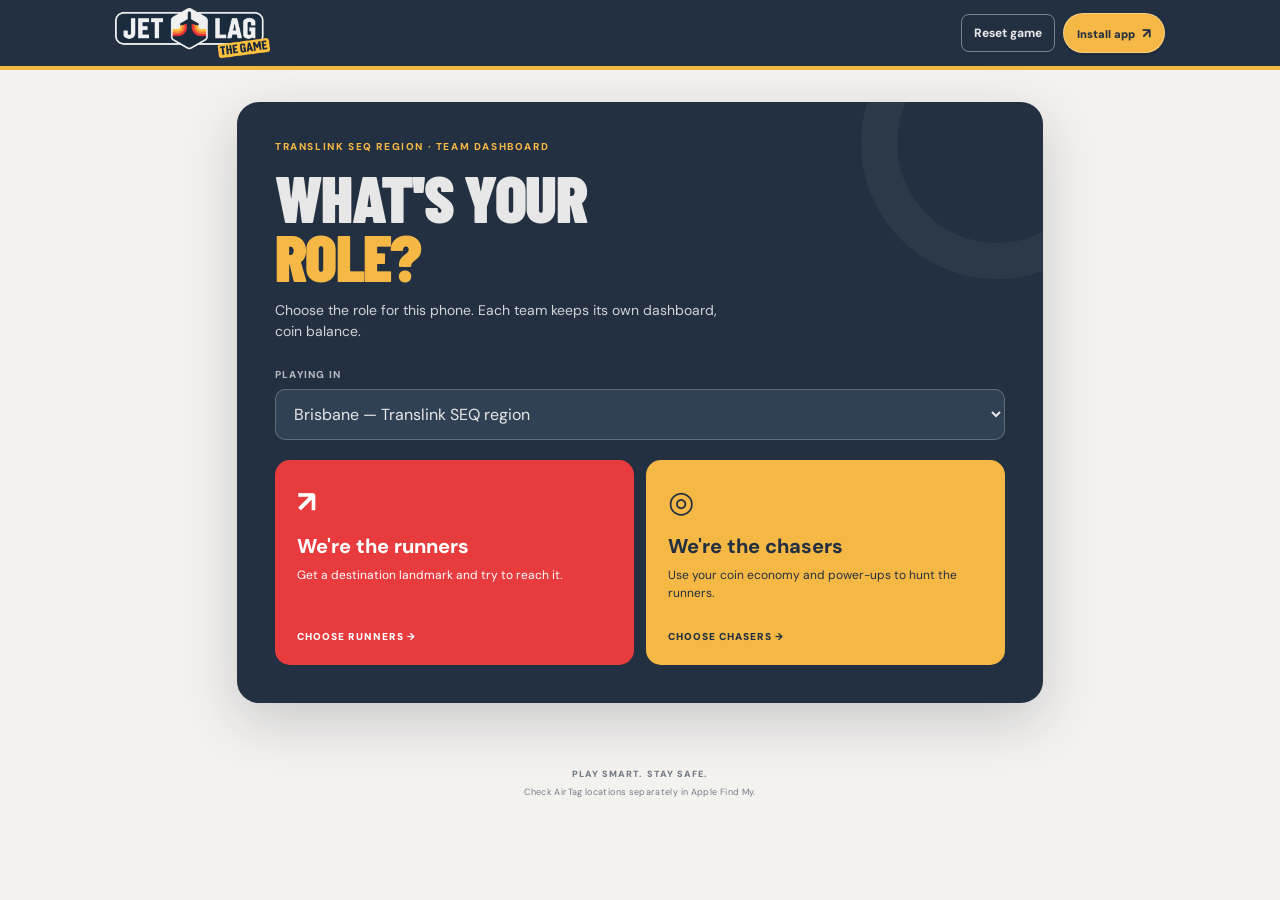
<file: index.html>
<!doctype html>
<html lang="en">
<head>
  <meta charset="utf-8">
  <meta name="viewport" content="width=device-width, initial-scale=1, viewport-fit=cover">
  <meta name="theme-color" content="#233041">
  <meta name="mobile-web-app-capable" content="yes">
  <meta name="apple-mobile-web-app-capable" content="yes">
  <meta name="apple-mobile-web-app-status-bar-style" content="black-translucent">
  <meta name="apple-mobile-web-app-title" content="Jet Lag Game">
  <meta name="description" content="Jet Lag: The Game — your team's travel strategy dashboard.">
  <title>JET LAG: THE GAME</title>
  <link rel="manifest" href="./manifest.webmanifest">
  <link rel="icon" type="image/jpeg" href="./jetlag_favicon.jpg">
  <link rel="icon" type="image/png" sizes="192x192" href="./icons/icon-192.png">
  <link rel="apple-touch-icon" href="./icons/icon-192.png">
  <link rel="stylesheet" href="./styles.css">
  <script src="./challenges.js" defer></script>
  <script src="./app.js" defer></script>
</head>
<body>
  <header class="topbar">
    <a class="brand" href="./" aria-label="Jet Lag: The Game home"><img class="brand-logo" src="./jetlag.png" alt="Jet Lag: The Game"></a>
    <div class="header-actions">
      <button id="resetGameButton" class="reset-game-button" type="button" aria-label="Reset game">Reset game</button>
      <button id="installButton" class="install-button" type="button" aria-label="Install Jet Lag: The Game">Install app <span aria-hidden="true">↗</span></button>
    </div>
  </header>
  <main id="app" class="shell"><div class="loading">Loading your game…</div></main>
  <div id="modalRoot"></div>
  <div id="toast" role="status" aria-live="polite"></div>
  <footer><span>PLAY SMART. STAY SAFE.</span><span>Check AirTag locations separately in Apple Find My.</span></footer>
</body>
</html>
</file>
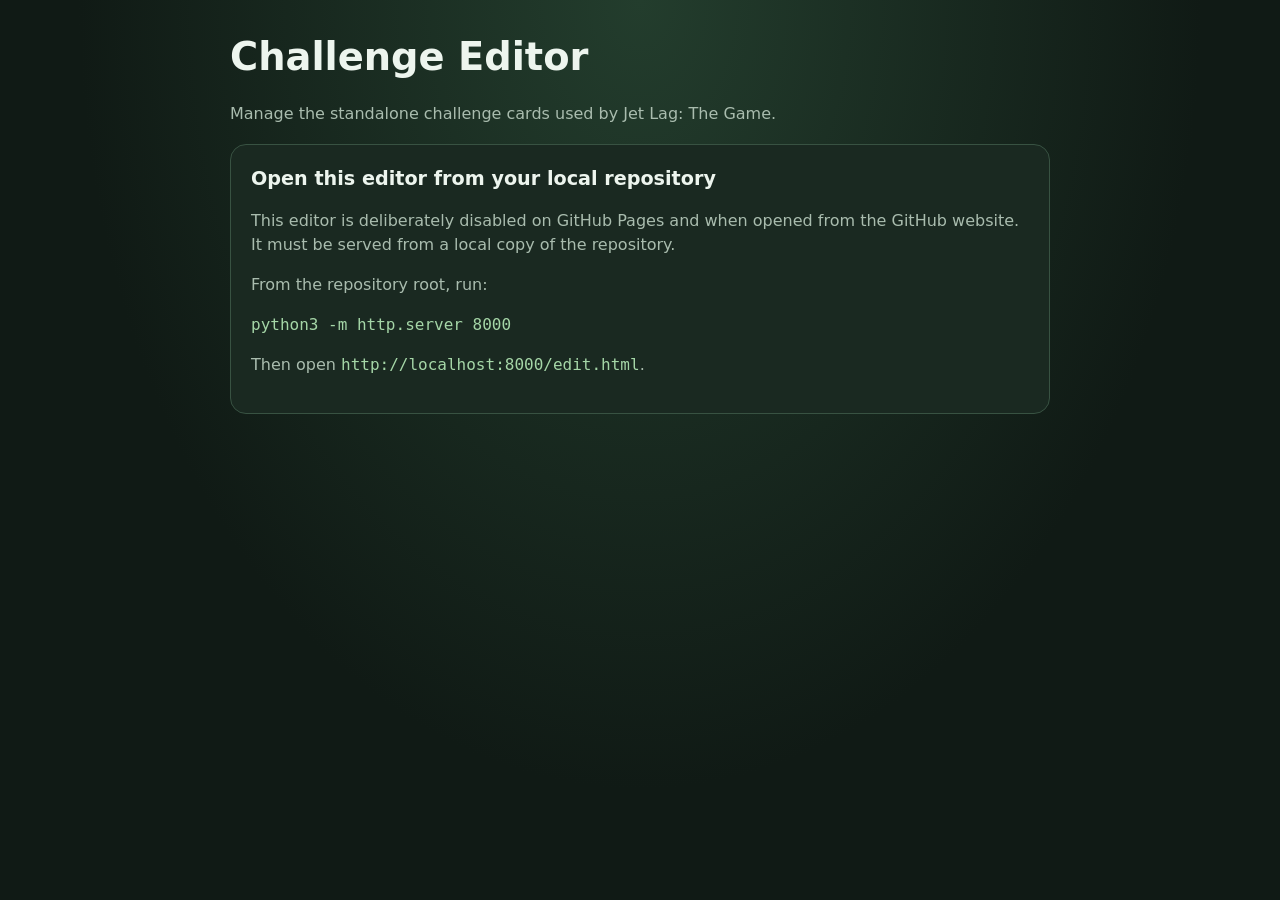
<file: edit.html>
<!doctype html>
<html lang="en">
<head>
<meta charset="utf-8">
<meta name="viewport" content="width=device-width, initial-scale=1">
<meta name="theme-color" content="#14251d">
<title>Jet Lag — Challenge Editor</title>
<style>
:root{color-scheme:dark;--bg:#101a15;--panel:#1a2921;--panel2:#22352a;--text:#edf5ee;--muted:#a9bcae;--accent:#a5d6a7;--line:#385242;--danger:#ffb4a9}
*{box-sizing:border-box}body{margin:0;min-height:100vh;padding:28px 16px 56px;background:radial-gradient(ellipse at top,#233d2d,var(--bg) 62%);color:var(--text);font:16px/1.5 system-ui,sans-serif}
main{width:min(820px,100%);margin:0 auto}h1{margin:0 0 6px;font-size:clamp(1.7rem,5vw,2.4rem)}h2{margin:0 0 14px;font-size:1.2rem}p{color:var(--muted)}
.panel{background:var(--panel);border:1px solid var(--line);border-radius:16px;padding:20px;margin:18px 0}
.notice{border-left:4px solid var(--accent);padding:12px 14px;background:#203329;border-radius:8px;color:var(--text)}
label{display:block;font-weight:650;margin:13px 0 6px}input,textarea{width:100%;padding:12px;border-radius:9px;border:1px solid var(--line);background:#0e1712;color:var(--text);font:inherit}
textarea{min-height:115px;resize:vertical}.grid{display:grid;grid-template-columns:1fr 180px;gap:12px}
button{border:0;border-radius:10px;padding:12px 16px;font:inherit;font-weight:700;cursor:pointer;background:var(--accent);color:#102016}
button.secondary{background:var(--panel2);border:1px solid var(--line);color:var(--text)}button.danger{background:transparent;border:1px solid #9b5149;color:var(--danger)}
button:disabled{opacity:.45;cursor:not-allowed}.actions{display:flex;gap:10px;flex-wrap:wrap;margin-top:16px}.status{min-height:1.5em;color:var(--accent);margin-top:12px}.error{color:var(--danger)}
.challenge{border:1px solid var(--line);background:#142119;padding:14px;border-radius:12px;margin:10px 0}.challenge strong{display:block}.challenge small{color:var(--muted)}.challenge p{white-space:pre-wrap;margin:8px 0}
code{color:var(--accent);overflow-wrap:anywhere}@media(max-width:560px){.grid{grid-template-columns:1fr}.panel{padding:16px}}
</style>
</head>
<body>
<main>
<h1>Challenge Editor</h1><p>Manage the standalone challenge cards used by Jet Lag: The Game.</p>
<section id="blocked" class="panel" hidden>
<h2>Open this editor from your local repository</h2>
<p>This editor is deliberately disabled on GitHub Pages and when opened from the GitHub website. It must be served from a local copy of the repository.</p>
<p>From the repository root, run:</p><p><code>python3 -m http.server 8000</code></p>
<p>Then open <code>http://localhost:8000/edit.html</code>.</p>
</section>
<div id="editor" hidden>
<div class="notice">Local-only editor. When you finish, download the updated <code>challenges.js</code> and replace the existing file in your repository. The browser cannot silently overwrite repository files.</div>
<section class="panel">
<h2 id="form-title">Add a challenge</h2>
<form id="challenge-form">
<label for="title">Challenge title</label><input id="title" maxlength="100" required placeholder="e.g. Find a hidden detail">
<label for="category">Category</label><input id="category" maxlength="60" required placeholder="e.g. Exploration">
<label for="instructions">Instructions</label><textarea id="instructions" maxlength="2000" required placeholder="Explain exactly what the player must do..."></textarea>
<div class="grid"><div><label for="reward">Coin reward</label><input id="reward" type="number" min="0" step="1" required value="100"></div>
<div style="align-self:end"><button id="save-button" type="submit" style="width:100%">Add challenge</button></div></div>
<div class="actions"><button id="cancel-edit" class="secondary" type="button" hidden>Cancel edit</button></div>
</form><div id="status" class="status" role="status" aria-live="polite"></div>
</section>
<section class="panel"><h2>Challenges (<span id="count">0</span>)</h2>
<p>Edit or remove existing cards. Download the updated file to save your changes.</p>
<div class="actions"><button id="download" type="button">Download challenges.js</button><button id="reload" type="button" class="secondary">Reload from repository</button></div>
<div id="challenge-list"></div></section>
</div>
</main>
<script>
(() => {
  // Only enable on a local HTTP server. GitHub Pages and github.com are blocked.
  const host = location.hostname.toLowerCase();
  const localHost = host === "localhost" || host === "127.0.0.1" || host === "::1";
  const servedOverHttp = location.protocol === "http:" || location.protocol === "https:";
  if (!localHost || !servedOverHttp) {
    document.getElementById("blocked").hidden = false;
    return;
  }
  document.getElementById("editor").hidden = false;
  const form = document.getElementById("challenge-form");
  const titleInput = document.getElementById("title");
  const categoryInput = document.getElementById("category");
  const instructionsInput = document.getElementById("instructions");
  const rewardInput = document.getElementById("reward");
  const list = document.getElementById("challenge-list");
  const status = document.getElementById("status");
  const count = document.getElementById("count");
  let challenges = [], editingIndex = -1;

  function setStatus(message, error=false) {
    status.textContent = message;
    status.classList.toggle("error", error);
  }
  function serialize() {
    const rows = challenges.map(c => `  [${JSON.stringify(c[0])}, ${JSON.stringify(c[1])}, ${JSON.stringify(c[2])}, ${Number(c[3])}]`);
    return `// Standalone challenge cards for Jet Lag: The Game.\n// Add a new card by adding one row in this format:\n// ["Challenge title", "Category", "Instructions", coinReward]\nwindow.JETLAG_CHALLENGES = [\n${rows.join(",\n")}\n];\n`;
  }
  function resetForm() {
    form.reset(); rewardInput.value = "100"; editingIndex = -1;
    document.getElementById("form-title").textContent = "Add a challenge";
    document.getElementById("save-button").textContent = "Add challenge";
    document.getElementById("cancel-edit").hidden = true;
  }
  function beginEdit(i) {
    const c = challenges[i]; editingIndex = i;
    titleInput.value = c[0]; categoryInput.value = c[1]; instructionsInput.value = c[2]; rewardInput.value = String(c[3]);
    document.getElementById("form-title").textContent = "Edit challenge";
    document.getElementById("save-button").textContent = "Save changes";
    document.getElementById("cancel-edit").hidden = false; titleInput.focus();
    setStatus(`Editing challenge ${i+1}.`);
  }
  function render() {
    count.textContent = String(challenges.length); list.replaceChildren();
    if (!challenges.length) { const p=document.createElement("p"); p.textContent="No challenges yet. Add your first card above."; list.append(p); return; }
    challenges.forEach((c,i) => {
      const article=document.createElement("article"); article.className="challenge";
      const h=document.createElement("strong"); h.textContent=`${i+1}. ${c[0]}`;
      const meta=document.createElement("small"); meta.textContent=`${c[1]} · ${c[3]} coins`;
      const desc=document.createElement("p"); desc.textContent=c[2];
      const actions=document.createElement("div"); actions.className="actions";
      const edit=document.createElement("button"); edit.type="button"; edit.className="secondary"; edit.textContent="Edit"; edit.addEventListener("click",()=>beginEdit(i));
      const remove=document.createElement("button"); remove.type="button"; remove.className="danger"; remove.textContent="Remove";
      remove.addEventListener("click",()=>{if(!confirm(`Remove “${c[0]}”?`))return;challenges.splice(i,1);if(editingIndex===i)resetForm();else if(editingIndex>i)editingIndex--;render();setStatus("Challenge removed. Download challenges.js to save.");});
      actions.append(edit,remove); article.append(h,meta,desc,actions); list.append(article);
    });
  }
  form.addEventListener("submit",e=>{
    e.preventDefault(); const reward=Number(rewardInput.value);
    if(!Number.isSafeInteger(reward)||reward<0){setStatus("Enter a whole-number reward of 0 or more.",true);return;}
    const c=[titleInput.value.trim(),categoryInput.value.trim(),instructionsInput.value.trim(),reward];
    if(!c[0]||!c[1]||!c[2]){setStatus("Please fill in all fields.",true);return;}
    if(editingIndex>=0){challenges[editingIndex]=c;setStatus("Challenge updated. Download challenges.js to save.");}
    else{challenges.push(c);setStatus("Challenge added. Download challenges.js to save.");}
    resetForm();render();
  });
  document.getElementById("cancel-edit").addEventListener("click",resetForm);
  document.getElementById("download").addEventListener("click",()=>{
    const url=URL.createObjectURL(new Blob([serialize()],{type:"text/javascript;charset=utf-8"}));
    const a=document.createElement("a");a.href=url;a.download="challenges.js";document.body.append(a);a.click();a.remove();URL.revokeObjectURL(url);
    setStatus("Downloaded challenges.js. Replace the existing file in your repository with it.");
  });
  async function load() {
    try {
      const response=await fetch("./challenges.js",{cache:"no-store"});
      if(!response.ok)throw new Error(`HTTP ${response.status}`);
      const source=await response.text();
      const match=source.match(/window\.JETLAG_CHALLENGES\s*=\s*(\[[\s\S]*?\]);/);
      if(!match)throw new Error("Could not find window.JETLAG_CHALLENGES in challenges.js");
      // Evaluate only the array literal from the locally served challenge file.
      const parsed=Function(`"use strict";return (${match[1]});`)();
      if(!Array.isArray(parsed)||parsed.some(c=>!Array.isArray(c)||c.length!==4||typeof c[0]!=="string"||typeof c[1]!=="string"||typeof c[2]!=="string"||!Number.isSafeInteger(Number(c[3]))||Number(c[3])<0))throw new Error("Unexpected challenge card format");
      challenges=parsed.map(c=>[c[0],c[1],c[2],Number(c[3])]);resetForm();render();setStatus(`Loaded ${challenges.length} challenge cards from challenges.js.`);
    } catch(err) { setStatus(`Could not load challenges.js: ${err.message}. Start the server from the repository root and check the file exists.`,true); }
  }
  document.getElementById("reload").addEventListener("click",load);
  load();
})();
</script>
</body>
</html>
</file>
<file: styles.css>
@import url('https://fonts.googleapis.com/css2?family=Barlow+Condensed:wght@600;700;800;900&family=DM+Sans:wght@400;500;600;700;800&display=swap');
:root{--red:#e83b3d;--navy:#233041;--light:#e8e7e8;--gold:#f6b844;--orange:#ed793f;--burgundy:#a64348;--bluegray:#b6b9c2;--sand:#edc682;--slate:#767d87;--paper:#f4f2ef;--ink:#233041;--muted:#767d87;--line:#d8d9dc;--shadow:0 18px 55px #101a2930}*{box-sizing:border-box}html{background:var(--paper);scroll-behavior:smooth}body{margin:0;color:var(--ink);font-family:'DM Sans',system-ui,sans-serif;background:var(--paper);min-height:100vh}button,input,select{font:inherit}button{cursor:pointer}button:disabled{cursor:not-allowed;opacity:.5}.topbar{height:70px;background:var(--navy);display:flex;align-items:center;justify-content:space-between;padding:10px max(16px,calc((100vw - 1050px)/2));border-bottom:4px solid var(--gold)}.brand{display:flex;align-items:center;min-width:0}.brand-logo{width:min(220px,58vw);max-height:50px;object-fit:contain;object-position:left center}.icon-button{width:42px;height:42px;border:1px solid #ffffff45;border-radius:50%;background:transparent;color:var(--light);font-size:25px}.header-actions{display:flex;align-items:center;gap:8px;flex-shrink:0}.install-button,.reset-game-button{border-radius:8px;padding:10px 12px;font-size:12px;font-weight:800;white-space:nowrap}.install-button{border:1px solid var(--gold);background:var(--gold);color:var(--navy)}.reset-game-button{border:1px solid #ffffff65;background:transparent;color:var(--light)}@media(max-width:430px){.topbar{padding-left:12px;padding-right:12px}.brand-logo{width:min(145px,36vw)}.header-actions{gap:5px}.install-button,.reset-game-button{padding:9px 8px;font-size:10px}}.shell{width:min(100%,850px);margin:0 auto;padding:22px 16px 42px}.loading{padding:50px;text-align:center;color:var(--slate)}.welcome,.dashboard{animation:rise .35s ease-out}.eyebrow{font-size:10px;font-weight:800;letter-spacing:.16em;color:var(--slate);text-transform:uppercase}.welcome{background:var(--navy);color:var(--light);border-radius:22px;padding:28px 20px;box-shadow:var(--shadow);position:relative;overflow:hidden}.welcome:after{content:'';position:absolute;width:200px;height:200px;border:36px solid #ffffff0b;border-radius:50%;right:-90px;top:-95px;pointer-events:none}.welcome .eyebrow{color:var(--gold)}h1,h2,h3,p{margin-top:0}.welcome h1,.cityline h1{font-family:'Barlow Condensed',Impact,sans-serif;font-weight:900;font-size:clamp(42px,12vw,66px);line-height:.9;letter-spacing:-.025em;margin:14px 0}.welcome h1 em,.cityline h1 em{font-style:normal;color:var(--gold)}.welcome>p{color:#d1d4d9;line-height:1.55;font-size:14px;max-width:460px;margin-bottom:25px}.field{display:grid;gap:8px;margin:18px 0 20px}.field label{font-size:10px;letter-spacing:.12em;font-weight:800;color:var(--bluegray)}select{width:100%;padding:13px 14px;border-radius:10px;border:1px solid #ffffff38;background:#304155;color:var(--light);min-height:48px}.role-buttons{display:grid;grid-template-columns:1fr;gap:12px}.role-card{border:0;border-radius:15px;text-align:left;padding:18px;display:flex;flex-direction:column;align-items:flex-start;min-height:174px;transition:transform .16s,filter .16s}.role-card:active,.big-action:active{transform:scale(.985)}.role-card.runner{background:var(--red);color:white}.role-card.chaser{background:var(--gold);color:var(--navy)}.role-symbol{font-size:30px;font-weight:800;margin-bottom:12px}.role-card strong{font-size:20px;font-weight:800}.role-card small{font-size:12px;line-height:1.5;margin:7px 0 16px;max-width:300px}.role-cta{font-size:10px;font-weight:900;letter-spacing:.1em;margin-top:auto}.cityline{display:flex;justify-content:space-between;align-items:flex-start;gap:10px}.cityline h1{font-size:clamp(39px,10vw,58px);margin:10px 0 6px}.cityline .eyebrow{color:var(--burgundy)}.subline{font-size:12px;color:var(--slate);margin:0 0 18px}.text-button{border:0;background:transparent;color:var(--burgundy);font-size:12px;font-weight:800;text-decoration:underline;text-underline-offset:4px;padding:9px 0}.role-banner{display:flex;align-items:center;gap:11px;padding:13px 15px;border-radius:12px;margin-bottom:14px}.runner-banner{background:#fce2e0;color:#9f2026}.chaser-banner{background:#fff0c8;color:#7d5412}.role-dot{width:11px;height:11px;border-radius:50%;background:currentColor}.role-banner div{display:grid;gap:3px}.role-banner small{font-size:9px;letter-spacing:.12em;font-weight:800}.role-banner strong{font-size:15px;letter-spacing:.05em}.round-pill{margin-left:auto;border:1px solid currentColor;border-radius:999px;padding:6px 9px;font-size:9px;font-weight:900;letter-spacing:.08em}.destination-card{background:var(--navy);color:var(--light);padding:20px;border-radius:16px;position:relative;overflow:hidden}.destination-card .eyebrow{color:var(--gold)}.destination-card h2{font-family:'Barlow Condensed',Impact,sans-serif;font-size:clamp(27px,7vw,39px);line-height:1.05;margin:10px 0}.destination-card p{font-size:12px;color:#d0d4db;line-height:1.55;margin:0 0 15px}.outline-button{background:transparent;border:1px solid #ffffff6e;border-radius:8px;color:var(--light);padding:10px 12px;font-size:11px;font-weight:800}.chaser-note{background:var(--burgundy)}.chaser-note .eyebrow{color:#ffe1b0}.stats-grid{display:grid;grid-template-columns:repeat(3,minmax(0,1fr));gap:8px;margin:14px 0}.stat-card{border:1px solid var(--line);border-radius:14px;padding:12px 10px;background:#fff;min-width:0}.stat-card span{display:block;font-size:8px;letter-spacing:.06em;font-weight:900;color:var(--slate);line-height:1.25}.stat-card strong{display:block;font-family:'Barlow Condensed',Impact,sans-serif;font-size:clamp(28px,8vw,40px);line-height:1.15;margin:4px 0}.stat-card small{font-size:9px;line-height:1.3;color:var(--slate);display:block}.main-actions{display:grid;gap:10px}.big-action{width:100%;display:flex;align-items:center;gap:13px;text-align:left;padding:14px;border:1px solid var(--line);background:#fff;border-radius:13px;color:var(--navy);min-height:74px}.big-action.primary{background:var(--orange);border-color:var(--orange);color:#fff}.action-icon{width:40px;height:40px;display:grid;place-items:center;background:#2330410e;border-radius:10px;font-size:24px;flex-shrink:0}.big-action>span:nth-child(2){display:grid;gap:4px;flex:1}.big-action strong{font-size:14px}.big-action small{font-size:11px;color:inherit;opacity:.78}.arrow{font-size:22px;font-weight:800}.round-controls{margin-top:25px}.section-heading{display:flex;align-items:end;justify-content:space-between;margin-bottom:11px}.section-heading h2{font-size:20px;margin:5px 0 0}.small-note{font-size:9px;color:var(--slate)}.end-buttons{display:grid;grid-template-columns:1fr 1fr;gap:10px}.end-button{min-height:94px;border:0;border-radius:13px;padding:14px;text-align:left;display:flex;flex-direction:column;justify-content:center;gap:6px}.end-button strong{font-size:15px}.end-button small{font-size:10px;line-height:1.4}.end-button.tagged{background:#f7d9d9;color:#8f2028}.end-button.won{background:#fce7b4;color:#735016}.modal-backdrop{position:fixed;inset:0;background:#111a27b8;z-index:20;display:flex;align-items:flex-end;justify-content:center;padding:12px;animation:fade .16s ease-out}.modal{width:min(100%,560px);max-height:88dvh;overflow:auto;background:var(--paper);border-radius:20px 20px 12px 12px;padding:20px;box-shadow:var(--shadow);animation:rise .22s ease-out}.modal-head{display:flex;justify-content:space-between;gap:12px;margin-bottom:17px}.modal-head .eyebrow{color:var(--burgundy)}.modal h2{font-family:'Barlow Condensed',Impact,sans-serif;font-size:34px;margin:6px 0}.modal-head p{font-size:12px;line-height:1.5;color:var(--slate);margin:0;max-width:390px}.close-button{border:0;background:var(--light);color:var(--navy);width:36px;height:36px;border-radius:50%;font-size:24px;flex-shrink:0}.balance-strip{display:flex;justify-content:space-between;align-items:center;background:var(--navy);color:var(--light);padding:12px;border-radius:10px;font-size:10px;font-weight:800;letter-spacing:.08em;margin-bottom:10px}.balance-strip strong{font-size:13px;color:var(--gold);letter-spacing:0}.shop-list,.power-list{display:grid;gap:8px}.shop-row{display:grid;grid-template-columns:1fr auto;gap:8px;align-items:center;background:white;border:1px solid var(--line);border-radius:11px;padding:12px}.shop-row>div:first-child{display:grid;gap:4px}.shop-row strong{font-size:12px}.shop-row small{font-size:10px;color:var(--slate)}.buy-controls{display:flex;gap:5px;align-items:center}.buy-controls input{width:58px;padding:9px 4px;border:1px solid var(--line);border-radius:7px;text-align:center}.mini-buy{border:0;background:var(--red);color:white;border-radius:7px;padding:10px 12px;font-size:11px;font-weight:900}.mini-buy.disabled{background:var(--slate)}.owned{grid-column:1/-1}.power-row{display:grid;grid-template-columns:42px 1fr auto;gap:10px;align-items:center;background:#fff;border:1px solid var(--line);border-radius:12px;padding:12px}.power-mark{width:40px;height:40px;background:var(--gold);border-radius:10px;display:grid;place-items:center;font-size:19px;font-weight:900}.power-copy strong{font-size:12px}.power-copy p{font-size:10px;line-height:1.45;color:var(--slate);margin:4px 0 0}.challenge-modal{padding:0;overflow:hidden;border-radius:18px 18px 12px 12px}.card-brand{display:flex;align-items:center;gap:10px;background:var(--navy);color:var(--light);padding:17px;font-size:10px;font-weight:900;letter-spacing:.13em}.card-brand img{width:38px;height:38px;border-radius:50%;object-fit:cover;border:2px solid var(--gold)}.card-count{margin-left:auto;color:var(--gold)}.challenge-body{padding:22px}.challenge-category{font-size:10px;color:var(--burgundy);font-weight:900;letter-spacing:.1em;text-transform:uppercase}.challenge-body h2{font-size:38px;line-height:1;margin:12px 0}.challenge-body p{font-size:14px;line-height:1.65;color:#485261}.reward{display:flex;justify-content:space-between;align-items:center;border-top:1px solid var(--line);border-bottom:1px solid var(--line);padding:14px 0;margin:16px 0}.reward span{font-size:10px;font-weight:900;letter-spacing:.1em;color:var(--slate)}.reward strong{font-size:19px;color:var(--burgundy)}.btn{border:0;border-radius:10px;padding:14px 18px;font-size:13px;font-weight:900}.btn.primary{background:var(--red);color:#fff}.full{width:100%;display:block}.challenge-body .text-button{margin-top:8px} .draw-overlay{position:fixed;inset:0;z-index:30;background:#233041ed;display:grid;place-items:center;perspective:900px}.draw-card{width:205px;height:285px;border:3px solid var(--gold);border-radius:18px;background:var(--light);display:flex;flex-direction:column;justify-content:center;align-items:center;gap:18px;color:var(--navy);font-size:11px;font-weight:900;letter-spacing:.14em;box-shadow:0 25px 60px #0006;transform:rotateY(0) scale(.8)}.draw-card img{width:112px;height:112px;border-radius:50%;object-fit:cover;border:5px solid var(--navy)}.draw-overlay.flipping .draw-card{animation:flip 1s ease-in-out}#toast{position:fixed;bottom:calc(16px + env(safe-area-inset-bottom));left:50%;transform:translate(-50%,18px);background:var(--navy);color:white;padding:12px 16px;border-radius:10px;font-size:12px;font-weight:700;opacity:0;pointer-events:none;transition:.2s;z-index:60;width:max-content;max-width:calc(100% - 28px);text-align:center}#toast.show{opacity:1;transform:translate(-50%,0)}footer{display:flex;flex-direction:column;gap:6px;text-align:center;padding:15px 18px 24px;color:var(--slate);font-size:9px;letter-spacing:.04em}footer span:first-child{font-weight:900;letter-spacing:.12em}@keyframes flip{0%{transform:rotateY(0) scale(.8)}35%{transform:rotateY(180deg) scale(1.08)}70%{transform:rotateY(360deg) scale(.95)}100%{transform:rotateY(720deg) scale(1)}}@keyframes rise{from{opacity:0;transform:translateY(12px)}to{opacity:1;transform:translateY(0)}}@keyframes fade{from{opacity:0}to{opacity:1}}@media(min-width:620px){.shell{padding:32px 22px 50px}.welcome{padding:38px}.role-buttons{grid-template-columns:1fr 1fr}.role-card{min-height:205px;padding:22px}.stats-grid{gap:14px}.stat-card{padding:20px}.main-actions{grid-template-columns:1fr 1fr}.big-action:first-child{grid-column:1/-1}.modal-backdrop{align-items:center}.modal{border-radius:18px;padding:24px}.challenge-modal{padding:0}.challenge-body{padding:28px}.end-button{min-height:100px}}@media(prefers-reduced-motion:reduce){*,*:before,*:after{animation-duration:.01ms!important;transition-duration:.01ms!important;scroll-behavior:auto!important}}
/* Challenge failure veto */
.veto-banner{display:flex;align-items:flex-start;gap:12px;margin:14px 0;padding:15px;border-radius:13px;background:#8d2028;color:#fff;box-shadow:0 8px 20px #8d202822}.veto-mark{display:grid;place-items:center;flex:0 0 30px;height:30px;border-radius:50%;background:#fff;color:#8d2028;font-size:20px;font-weight:1000}.veto-banner strong{font-size:12px;letter-spacing:.08em}.veto-banner p{font-size:11px;line-height:1.5;margin:5px 0 0;color:#ffe7e7}.shop-veto{background:#8d2028;color:white;padding:13px;border-radius:10px;font-size:12px;font-weight:800;line-height:1.5;margin-bottom:10px}.btn.fail{margin-top:8px;background:#f6b844;color:#233041}.mini-buy:disabled,.buy-controls input:disabled{opacity:.5;cursor:not-allowed}.mini-buy:disabled{background:#767d87}

/* Clear, intentional locked state during veto */
.big-action:disabled,.big-action.action-disabled{opacity:.62;filter:saturate(.45);cursor:not-allowed;box-shadow:none}
.big-action:disabled:active{transform:none}
.destination-card{box-shadow:0 12px 28px #23304118}
.stat-card,.big-action,.end-button,.shop-row,.power-row{transition:transform .16s ease,box-shadow .16s ease}
@media (hover:hover){.big-action:not(:disabled):hover,.end-button:hover{transform:translateY(-2px);box-shadow:0 8px 18px #23304112}}

/* Saved challenge stays visible on the dashboard after the card is closed. */
.saved-challenge{margin:18px 0 4px;padding:18px;border:1px solid #e8c1a0;border-radius:16px;background:#fffaf3;box-shadow:0 10px 24px #2330410c}
.saved-challenge-head{display:flex;align-items:flex-start;justify-content:space-between;gap:12px;margin-bottom:12px}
.saved-challenge-head .eyebrow{color:var(--burgundy)}
.saved-challenge h2{font-family:'Barlow Condensed',Impact,sans-serif;font-size:clamp(25px,6vw,32px);line-height:1.05;margin:7px 0 0;color:var(--navy)}
.saved-badge{flex-shrink:0;border-radius:999px;background:#f6b844;color:#233041;padding:7px 9px;font-size:9px;font-weight:900;letter-spacing:.06em}
.saved-challenge .challenge-category{display:block;margin:4px 0 9px}
.saved-challenge p{font-size:13px;line-height:1.6;color:#485261;margin:0 0 14px}
.saved-challenge-bottom{display:flex;align-items:center;justify-content:space-between;gap:12px;padding-top:12px;border-top:1px solid #eadfd2}
.saved-challenge-bottom>strong{color:var(--burgundy);font-size:13px}
.saved-challenge-bottom .btn{white-space:nowrap;padding:12px 14px;font-size:11px}
.saved-challenge>small{display:block;margin-top:12px;color:var(--slate);font-size:10px;line-height:1.5}
@media(max-width:390px){.saved-challenge-bottom{align-items:stretch;flex-direction:column}.saved-challenge-bottom .btn{width:100%}.saved-challenge-head{flex-direction:column}}


/* Progressive web app install control */
.install-button{flex:0 0 auto;border:1px solid #ffffff55;border-radius:999px;background:var(--gold);color:var(--navy);font-size:11px;font-weight:900;padding:10px 13px;white-space:nowrap;box-shadow:0 3px 0 #00000018;transition:transform .15s ease,background .15s ease}
.install-button:active{transform:translateY(1px)}
.install-button span{font-size:14px;margin-left:4px}
@media(max-width:360px){.topbar{padding-left:10px;padding-right:10px}.brand-logo{width:min(170px,50vw)}.install-button{font-size:10px;padding:9px 10px}}

/* Tracking action follows the existing action-card styling without link decoration. */
.tracking-action,.tracking-action *{text-decoration:none!important}
.tracking-action .action-icon svg{display:block}
</file>
